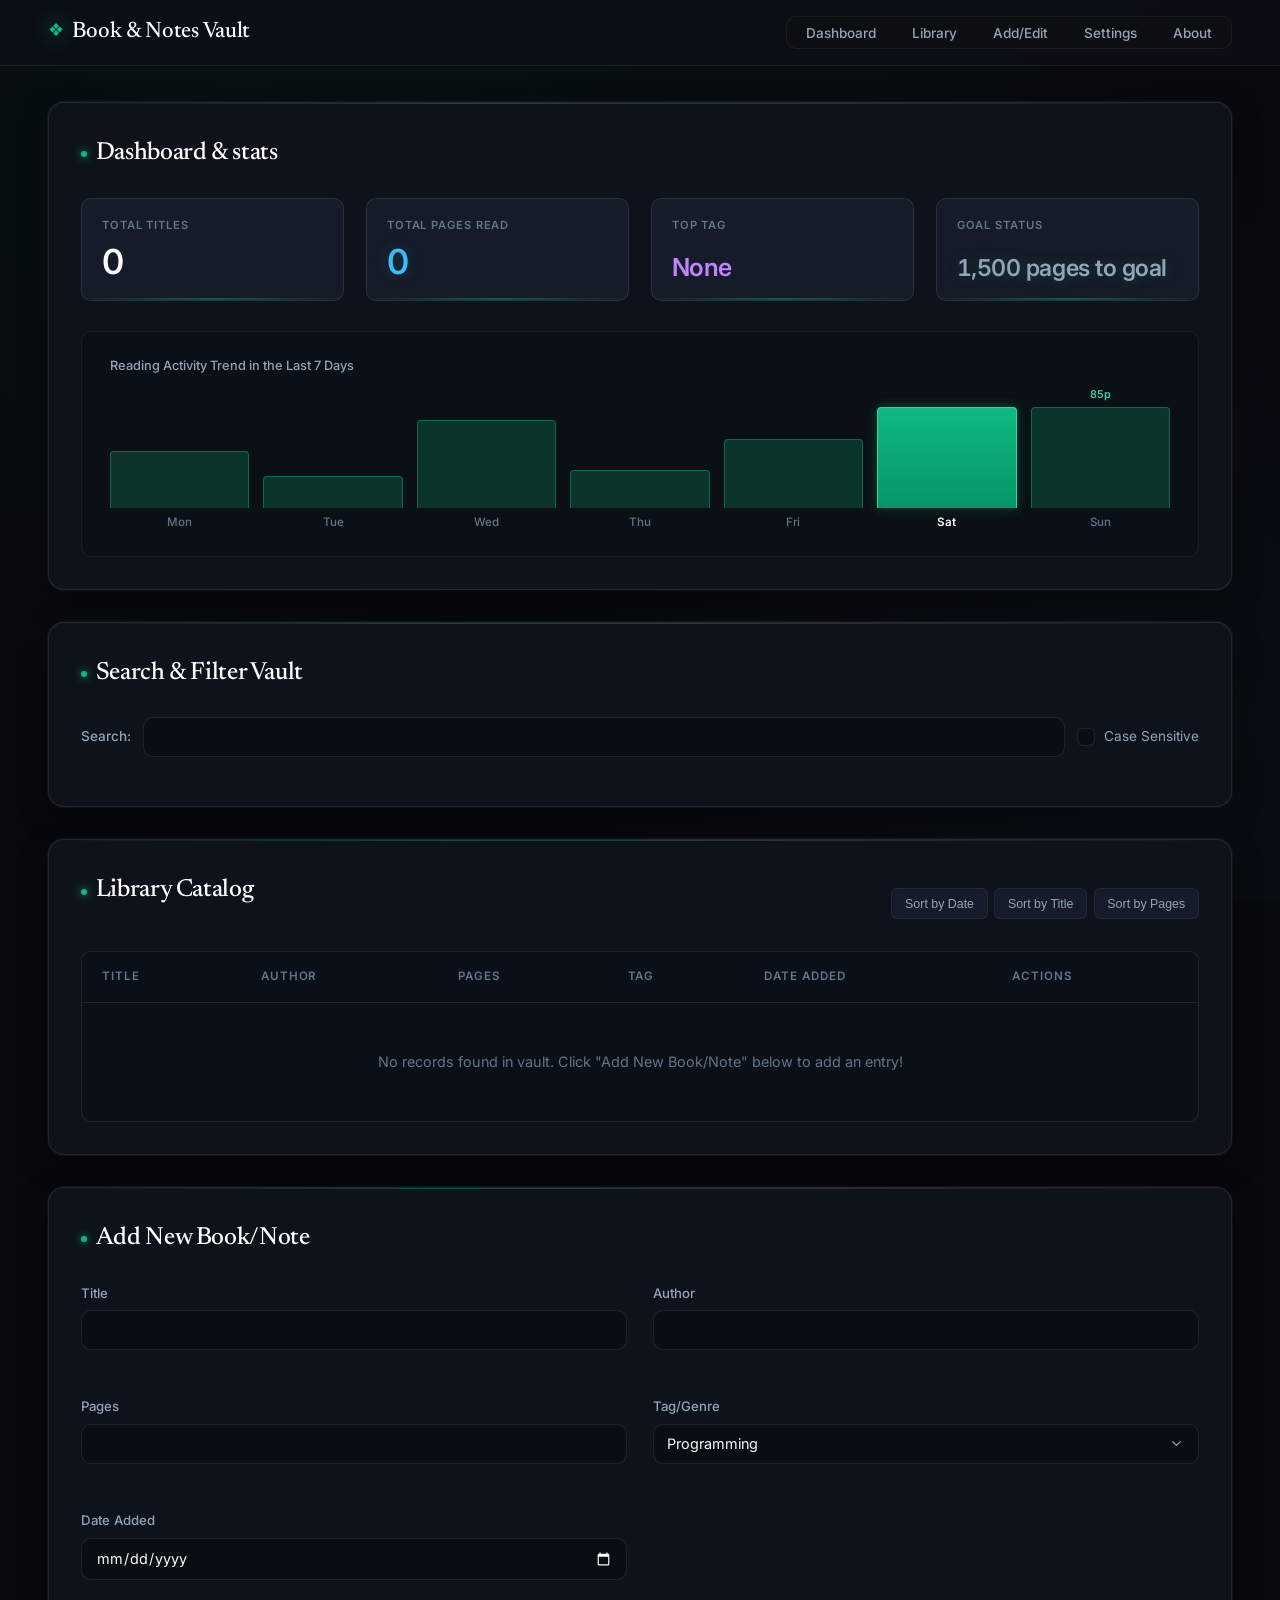
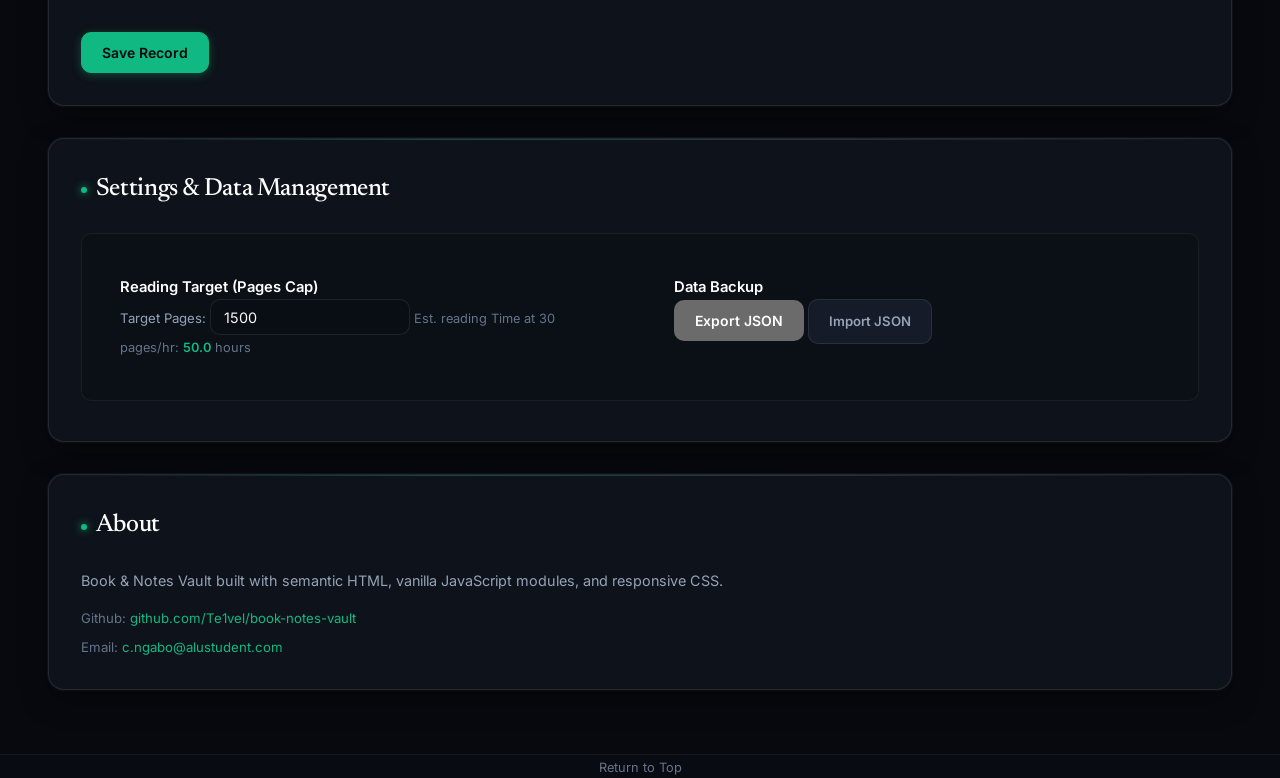
<file: index.html>
<!DOCTYPE html>
<html lang="en">
<head>
    <meta charset="UTF-8">
    <meta name="viewport" content="width=device-width, initial-scale=1.0">
    <title>Book & Notes Vault</title>
    <link rel="stylesheet" href="styles/main.css">
</head>
<body>
    <a href="#main-content" class="skip-link">Skip to main content</a>

    <header class="site-header">
        <div class="container header-inner">
            <h1>Book & Notes Vault</h1>
            <nav aria-label="Main Navigation">
                <ul>
                    <li><a href="#dashboard">Dashboard</a></li>
                    <li><a href="#records-section">Library</a></li>
                    <li><a href="#form-section">Add/Edit</a></li>
                    <li><a href="#settings">Settings</a></li>
                    <li><a href="#about">About</a></li>
                </ul>
            </nav>
        </div>
    </header>

    <!-- Dashboard and stastics section-->
    <main id="main-content" class="container">
        <div id="live-region" aria-live="polite" class="sr-only"></div>
        <section id="dashboard" class="card-section">
            <h2>Dashboard & stats</h2>
            <div class="stats-grid">
                <div class="stat-card">
                    <h3>Total Titles</h3>
                    <p id="stat-count">0</p>
                </div>
                <div class="stat-card">
                    <h3>Total pages Read</h3>
                    <p id="stat-sum">0</p>
                </div>
                <div class="stat-card">
                    <h3>Top Tag</h3>
                    <p id="stat-top-tag">None</p>
                </div>
                <div class="stat-card">
                    <h3>Goal Status</h3>
                    <p id="stat-cap-status">On Track</p>
                </div>
            </div>
            <div class="chart-container">
                <h3>Reading Activity Trend in the Last 7 Days</h3>
                <div id="trend-chart" class="mini-chart"></div>
            </div>
        </section>

        <!-- search and filter section-->
        <section id="search-section" class="card-section">
            <h2>Search & Filter Vault</h2>
            <div class="search-controls">
                <label for="search-input">Search:</label>
                <input type="text" id="search-input" class="search-style">
                <label><input type="checkbox" id="case-sensitive-toggle">Case Sensitive</label>
            </div>
            <p id="search-error" class="error-message" role="alert"></p>
        </section>

        <!--records section-->
        <section id="records-section" class="card-section">
            <div class="section-header">
                <h2>Library Catalog</h2>
                <div class="sort-controls">
                    <button id="sort-date" aria-sort="none" class="sort-btn">Sort by Date</button>
                    <button id="sort-title" aria-sort="none" class="sort-btn">Sort by Title</button>
                    <button id="sort-pages" aria-sort="none" class="sort-btn">Sort by Pages</button>
                </div>
            </div>
            <div class="table-responsive">
                <table id="records-table">
                    <thead>
                        <tr>
                            <th>Title</th>
                            <th>Author</th>
                            <th>Pages</th>
                            <th>Tag</th>
                            <th>Date Added</th>
                            <th>Actions</th>
                        </tr>
                    </thead>
                    <tbody id="records-tbody">

                    </tbody>
                </table>
            </div>
        </section>

        <!-- add and edit section -->
        <section id="form-section" class="card-section">
            <h2 id="form-title">Add New Book/Note</h2>
            <form id="record-form" novalidate>
                <input type="hidden" id="record-id">
                <div class="form-group">
                    <label for="title">Title <span aria-hidden="true"></span></label>
                    <input type="text" id="title" required aria-describedby="title-error">
                    <small id="title-error" class="error-message"></small>
                </div>
                <div class="form-group">
                    <label for="author">Author <span aria-hidden="true"></span></label>
                    <input type="text" id="author" required aria-describedby="author-error">
                    <small id="title-error" class="error-message"></small>
                </div>
                <div class="form-group">
                    <label for="pages">Pages <span aria-hidden="true"></span></label>
                    <input type="number" step="1" id="pages" required aria-describedby="pages-error">
                    <small id="pages-error" class="error-message"></small>
                </div>
                <div class="form-group">
                    <label for="tag">Tag/Genre <span aria-hidden="true"></span></label>
                    <select id="tag" required>
                        <option value="Programming">Programming</option>
                        <option value="Architecture">Architecture</option>
                        <option value="Science">Science</option>
                        <option value="Productivity">Productivity</option>
                        <option value="Fiction">Fiction</option>
                        <option value="Other">Other</option>
                    </select>
                    <small id="tag-error" class="error-message"></small>
                </div>
                <div class="form-group" id="form-groupdate">
                    <label for="dateAdded">Date Added <span aria-hidden="true"></span></label>
                    <input type="date" id="dateAdded" required aria-describedby="date-error">
                    <small id="date-error" class="error-message"></small>
                </div>
                <div class="form-actions">
                    <button type="submit" class="btn primary" id="save-btn">Save Record</button>
                    <button type="button" class="btn secondary" id="cancel-btn" style="display:none;">Cancel</button>
                </div>
            </form>
        </section>
        
        <!--settings section-->
        <section id="settings" class="card-section">
            <h2>Settings & Data Management</h2>
            <div class="settings-grid">
                <div>
                    <h3>Reading Target (Pages Cap)</h3>
                    <label for="reading-cap">Target Pages:</label>
                    <input type="number" id="reading-cap" value="1500">
                    <small class="hint">Est. reading Time at 30 pages/hr: <span id="hours-est">50</span> hours</small>
                </div>
                <div>
                    <h3>Data Backup</h3>
                    <button id="export-btn" class="btn">Export JSON</button>
                    <label for="import-file" class="btn secondary file-label">Import JSON</label>
                    <input type="file" id="import-file" accept=".json" style="display: none;">
                </div>
            </div>
            <p id="settings-msg" class="success-message" role="status"></p>
        </section>
        
        <!-- about section -->
        <section id="about" class="card-section">
            <h2>About</h2>
            <p>Book & Notes Vault built with semantic HTML, vanilla JavaScript modules, and responsive CSS.</p>
            <ul>
                <li>Github: <a href="https://github.com/Te1vel/book-notes-vault" target="_blank" rel="noopener">github.com/Te1vel/book-notes-vault</a></li>
                <li>Email: <a href="c.ngabo@alustudent.com">c.ngabo@alustudent.com</a></li>
            </ul>
        </section>
    </main>

    <footer class="site-header">
        <div class="container footer-inner">
        <p class="return"><a href="#dashboard">Return to Top</a></p>
        </div>
    </footer>

    <script type="module" src="scripts/app.js"></script>
</body>
</html>
</file>
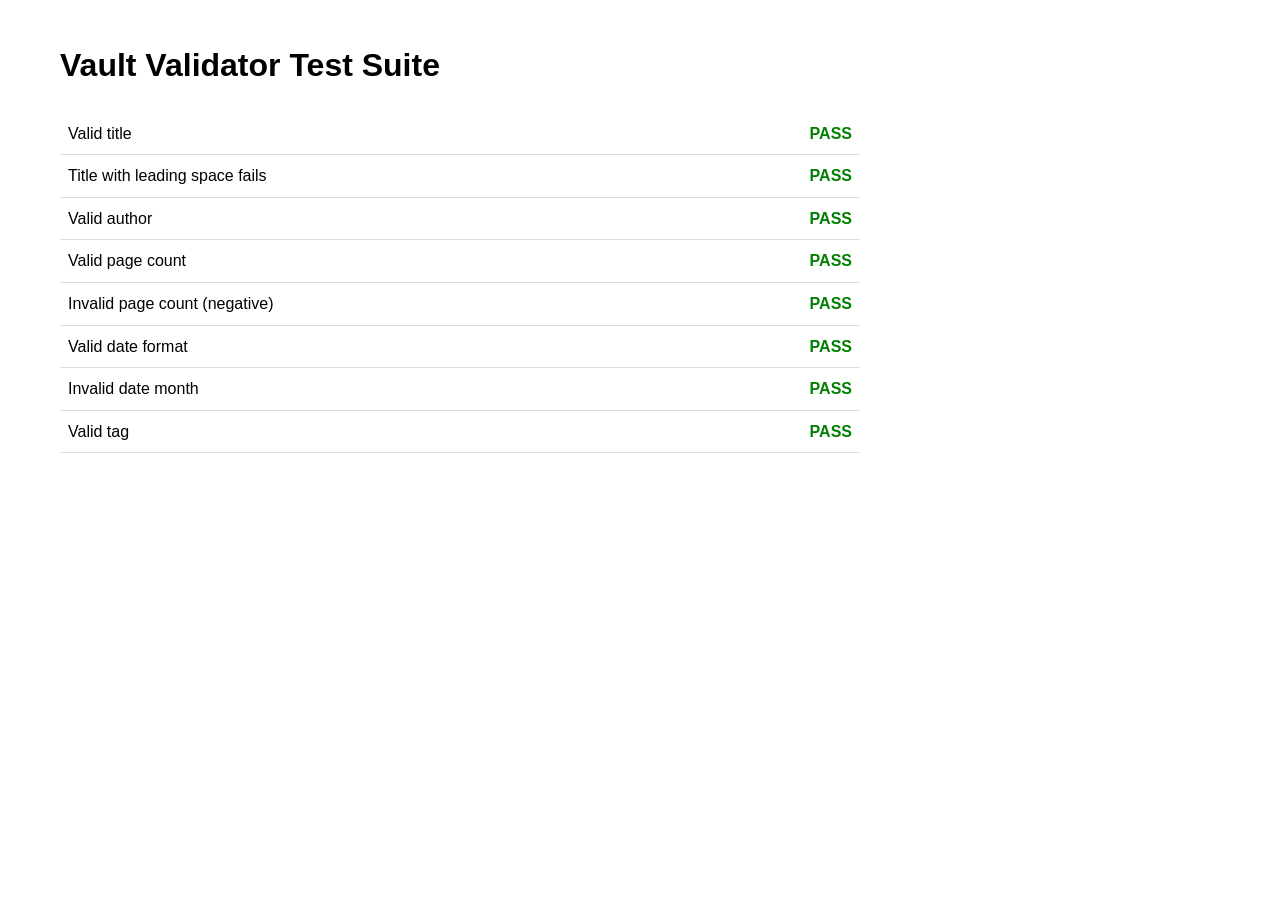
<file: tests.html>
<!DOCTYPE html>
<html lang="en">
<head>
    <meta charset="UTF-8">
    <title>Validator Unit Tests - Vault</title>
    <style>
        body {
            font-family: sans-serif;
            max-width: 800px;
            margin: 40px;
            padding: 0 20px;
            line-height: 1.6;
        }
        .pass {
            color: green;
            font-weight: bold;
        }
        .fail {
            color: red;
            font-weight: bold;
        }
        ul {
            list-style: none;
            padding: 0;
        }
        li {
            padding: 8px;
            border-bottom: 1px solid #ddd;
            display: flex;
            justify-content: space-between;
        }
    </style>
</head>
<body>
    <h1>Vault Validator Test Suite</h1>
    <ul id="test-results"></ul>
    <script type="module">
        import {
            validateTitle, 
            validateAuthor,
            validatePages,
            validateDate,
            validateTag
        } from './scripts/validators.js'

        const tests = [
            { name: "Valid title", fn: () => validateTitle("Clean Code") == true},
            { name: "Title with leading space fails", fn: () => validateTitle(" Clean") === false},
            { name: "Valid author", fn: () => validateAuthor("Robert Martin") === true},
            { name: "Valid page count", fn: () => validatePages("476") === true},
            { name: "Invalid page count (negative)", fn: () => validatePages("-10") === false},
            { name: "Valid date format", fn: () => validateDate("2026-09-29") === true},
            { name: "Invalid date month", fn: () => validateDate("2026-13-01") === false},
            { name: "Valid tag", fn: () => validateTag("Programming") === true}
        ];
        const container = document.getElementById('test-results');
        tests.forEach(t => {
            const passed = t.fn();
            const li = document.createElement('li');
            li.innerHTML = `<span>${t.name}</span> <span class="${passed ? 'pass' : 'fail'}">${passed ? 'PASS' : 'FAIL'}</span`;
            container.appendChild(li);
        });
    </script>
</body>
</html>
</file>
<file: styles/main.css>
@import url('https://fonts.googleapis.com/css2?family=Inter:wght@300;400;500;600;700&family=Newsreader:ital,opsz,wght@0,6..72,300;0,6..72,400;0,6..72,500;0,6..72,600;1,6..72,400;1,6..72,500&display=swap');
/* --- design tokens and color system --- */
:root {
    --bg-base: #07090e;
    --bg-surface: #0e121a;
     --bg-surface-elevated: #131824;
    --bg-card: #151b28;
    --bg-card-hover: #1b2334;
    --bg-card-inner: #0b0f16;
    --bg-input: #090d14;

    --border-subtle: rgba(255, 255, 255, 0.06);
    --border-card: rgba(255, 255, 255, 0.09);
    --border-focus: rgba(16, 185, 129, 0.6);

    --text-primary: #f8fafc;
    --text-secondary: #94a3b8;
    --text-muted: #64748b;
    --text-inverse: #05080d;

    --accent-emerald: #10b981;
    --accent-emerald-glow: rgba(16, 185, 129, 0.28);
    --accent-emerald-subtle: rgba(16, 185, 129, 0.12);
    --accent-teal: #14b8a6;
    --accent-cyan: #38bdf8;
    --accent-amber: #f59e0b;
    --accent-rose: #f43f5e;
    --accent-purple: #c084fc;

    --font-heading: 'Newsreader', Georgia, serif;
    --font-sans: 'Inter', -apple-system, BlinkMacSystemFont, "Segoe UI", Roboto, sans-serif;
    --font-mono: ui-monospace, SFMono-Regular, Menlo, Monaco, Consolas, monospace;

    --radius-sm: 6px;
    --radius-md: 10px;
    --radius-lg: 16px;
    --radius-xl: 22px;
    --radius-full: 9999px;

    --shadow-card: 0 10px 30px -5px rgba(0, 0, 0, 0.5), 0 0 1px 1px rgba(255, 255, 255, 0.06);
    --shadow-card-hover: 0 16px 36px -4px rgba(0, 0, 0, 0.65), 0 0 1px 1px rgba(16, 185, 129, 0.3);
    --shadow-glow: 0 0 25px -2px rgba(16, 185, 129, 0.35);

    --transition: all 0.22s cubic-bezier(0.16, 1, 0.3, 1);
}
/* --- base and resets --- */
*, *::before, *::after {
    box-sizing: border-box;
    margin: 0;
    padding: 0;
}
html {
    scroll-behavior: smooth;
    color-scheme: dark;
    -webkit-text-size-adjust: 100%;
}
body {
    background-color: var(--bg-base);
    color: var(--text-primary);
    font-family: var(--font-sans);
    font-size: 14.5px;
    line-height: 1.55;
    min-height: 100vh;
    display: flex;
    flex-direction: column;
     background-image: 
        radial-gradient(ellipse 90% 40% at 50% -10%, rgba(16, 185, 129, 0.08), transparent 70%),
        radial-gradient(circle at 10% 20%, rgba(20, 184, 166, 0.04) 0%, transparent 40%),
        radial-gradient(circle at 90% 80%, rgba(56, 189, 248, 0.03) 0%, transparent 45%);
    background-attachment: fixed;
}
.skip-link {
    position: absolute;
    top: -100px;
    left: 1rem;
    background: var(--accent-emerald);
    color: var(--text-inverse);
    font-weight: 600;
    padding: 0.65rem 1rem;
    border-radius: var(--radius-sm);
    z-index: 9999;
    text-decoration: none;
    transition: top 0.2s;
}
.skip-link:focus {
    top: 0.75rem;
}
.sr-only {
    position: absolute;
    width: 1px;
    height: 1px;
    padding: 0;
    margin: -1px;
    overflow: hidden;
    clip: rect(0,0,0,0);
    white-space: nowrap;
    border: 0;
}
.container {
    width: 100%;
    margin: 0 auto;
    padding: 0 1rem;
}
/* nav */
.site-header {
    background-color: rgba(11, 15, 22, 0.92);
    backdrop-filter: blur(16px);
    -webkit-backdrop-filter: blur(16px);
    border-bottom: 1px solid var(--border-subtle);
    position: sticky;
    top: 0;
    z-index: 100;
}
.header-inner {
    display: flex;
    flex-direction: column;
    align-items: stretch;
    gap: 0.75rem;
    padding: 0.85rem 0;
}
.site-header h1 {
    font-family: var(--font-heading);
    font-size: 1.25rem;
    font-weight: 500;
    letter-spacing: -0.02rem;
    color: var(--text-primary);
    display: flex;
    align-items: center;
    gap: 0.5rem;
}
.site-header h1::before {
    content: "❖";
    color: var(--accent-emerald);
    font-size: 1.1rem;
    display: inline-block;
    filter: drop-shadow(0 0 10px rgba(16, 185, 129, 0.7));
}
.site-header nav {
    width: 100%;
    overflow-x: auto;
    -webkit-overflow-scrolling: touch;
    scrollbar-width: none;
}
.site-header nav::-webkit-scrollbar {
    display: none;
}
.site-header nav ul {
    list-style: none;
    display: flex;
    align-items: center;
    gap: 0.25rem;
    background: rgba(14, 18, 16, 0.7);
    padding: 0.25rem;
    border-radius: var(--radius-md);
    border: 1px solid var(--border-subtle);
    width: max-content;
    min-width: 100%;
}
.site-header nav a {
    color: var(--text-secondary);
    text-decoration: none;
    font-size: 0.8rem;
    font-weight: 500;
    padding: 0.4rem 0.75rem;
    border-radius: var(--radius-sm);
    white-space: nowrap;
    transition: var(--transition);
}
.site-header nav a:hover, .site-header nav a:focus-visible{
    color: var(--text-primary);
    background-color: var(--bg-card);
}
.site-header nav a[aria-current="page"], .site-header nav a:active {
    background-color: var(--bg-card-hover);
    color: var(--accent-emerald);
    box-shadow: inset 0 0 0 1px rgba(16, 185, 129, 0.25);
}
/* main content */
main#main-content {
    flex: 1;
    padding-top: 1.25rem;
    padding-bottom: 2.5rem;
    display: flex;
    flex-direction: column;
    gap: 1.25rem;
}
.card-section {
    background: var(--bg-surface);
    border: 1px solid var(--border-card);
    border-radius: var(--radius-md);
    padding: 1.25rem 1rem;
    box-shadow: var(--shadow-card);
    position: relative;
    overflow: hidden;
}
.card-section::before {
    content: "";
    position: absolute;
    top: 0;
    left: 0;
    right: 0;
    height: 1px;
    background: linear-gradient(90deg, transparent, rgba(16, 185, 129, 0.35), rgba(255, 255, 255, 0.12), transparent);
}
.card-section > h2, .section-header > h2 {
    font-family: var(--font-heading);
    font-size: 1.35rem;
    font-weight: 500;
    letter-spacing: -0.015em;
    color: #ffffff;
    margin-bottom: 1.15rem;
    display: flex;
    align-items: center;
    gap:0.55rem;
}
.card-section > h2::before, .section-header > h2::before {
    content: "";
    display: inline-block;
    width: 6px;
    height: 6px;
    border-radius: var(--radius-full);
    background: var(--accent-emerald);
    box-shadow: 0 0 8px var(--accent-emerald);
}
/* dashboard stats and chart */
.stats-grid {
    display: grid;
    grid-template-columns: 1fr;
    gap: 0.85rem;
    margin-bottom: 1.25rem;
}
.stat-card {
    background: var(--bg-card);
    border: 1px solid var(--border-card);
    border-radius: var(--radius-md);
    padding: 1.15rem 1.25rem;
    position: relative;
    transition: var(--transition);
    overflow: hidden;
    display: flex;
    flex-direction: column;
    justify-content: space-between;
}
.stat-card::after {
    content: "";
    position: absolute;
    bottom: 0;
    left: 0;
    right: 0;
    height: 2px;
    background: linear-gradient(90deg, transparent, rgba(16, 185, 129, 0.4), transparent);
    transition: var(--transition);
}
.stat-card:hover {
    border-color: rgba(16, 185, 129, 0.35);
    background: var(--bg-card-hover);
    transform: translateY(-2px);
    box-shadow: var(--shadow-card-hover);
}
.stat-card:hover::after {
    opacity: 1;
}
.stat-card h3 {
    font-size: 0.7rem;
    font-weight: 600;
    text-transform: uppercase;
    letter-spacing: 0.08em;
    color: var(--text-muted);
    margin-bottom: 0.5rem;
    display: flex;
    align-items: center;
    justify-content: space-between;
}
.stat-card p {
    font-size: 1.85rem;
    font-weight: 600;
    font-family: var(--font-sans);
    color: var(--text-primary);
    line-height: 1.15;
    letter-spacing: -0.02em;
    font-variant-numeric: tabular-nums;
}
#stat-count {
    color: #ffffff;
}
#stat-sum {
    color: #38bdf8;
    text-shadow: 0 0 16px rgba(56, 189, 248, 0.2);
}
#stat-top-tag {
    color: var(--accent-purple);
    font-size: 1.4rem;
    text-overflow: ellipsis;
    overflow: hidden;
    white-space: nowrap;
}
#stat-cap-status {
    color: var(--accent-emerald);
    font-size: 1.25rem;
    text-shadow: 0 0 14px rgb(16, 185, 129, 0.25);
}
/* chart container and trends */
.chart-container {
    background: var(--bg-card-inner);
    border: 1px solid var(--border-subtle);
    border-radius: var(--radius-md);
    padding: 1.15rem 1rem;
    position: relative;
}
.chart-container h3 {
    font-size: 0.8rem;
    font-weight: 500;
    color: var(--text-secondary);
    margin-bottom: 1rem;
    display: flex;
    justify-content: space-between;
    align-items: center;
}
.mini-chart {
    min-height: 120px;
    height: 120px;
    width: 100%;
    display: flex;
    align-items: flex-end;
    gap: 8px;
    padding-top: 15px;
    position: relative;
}
.chart-bar-wrap {
    display: flex;
    flex-direction: column;
    align-items: center;
    flex: 1;
    height: 100%;
    justify-content: flex-end;
    gap: 6px;
    position: relative;
}
.chart-bar-wrap .bar-fill {
    width: 100%;
    border-radius: 4px 4px 0 0;
    background: rgba(16, 185, 129, 0.22);
    border: 1px solid rgba(16, 185, 129, 0.4);
    border-bottom: none;
    transition: var(--transition);
    position: relative;
}
.chart-bar-wrap .bar-fill.highlight {
    background: linear-gradient(180deg,  #10b981 0%, #059669 100%);
    border-color: #34d399;
    box-shadow: 0 0 12px rgba(16, 185, 129, 0.35);
}
.chart-bar-wrap:hover .bar-fill {
    background: rgba(16, 185, 129, 0.45);
    border-color: var(--accent-emerald);
}
.chart-bar-wrap:hover .bar-fill.highlight {
    background: linear-gradient(180deg, #34d399 0%, #10b981 100%);
    box-shadow: 0 0 20px rgba(16, 185, 129, 0.55);
}
.chart-bar-wrap .bar-day {
    font-size: 0.725rem;
    color: var(--text-muted);
    font-weight: 500;
}
.chart-bar-wrap .bar-day.highlight {
    color: #ffffff;
    font-weight: 600;
}
.chart-bar-wrap .bar-val-badge {
    position: absolute;
    top: -20px;
    font-size: 0.675rem;
    font-weight: 600;
    color:  #34d399;
    opacity: 0;
    transform: translateY(3px);
    transition: var(--transition);
    pointer-events: none;
}
.chart-bar-wrap:hover .bar-val-badge, .chart-bar-wrap .bar-val-badge.peak{
    opacity: 1;
    transform: translateY(0);
}
/* search and filter section*/
.search-controls {
    display: flex;
    flex-direction: column;
    align-items: stretch;
    gap: 0.75rem;
}
.search-controls label[for="search-input"] {
    font-weight: 500;
    color: var(--text-secondary);
    font-size: 0.85rem;
}
.search-style {
    width: 100%;
    background-color: var(--bg-input);
    border: 1px solid var(--border-card);
    border-radius: var(--radius-md);
    padding: 0.65rem 0.95rem;
    color: var(--text-primary);
    font-family: inherit;
    font-size: 0.9rem;
    transition: var(--transition);
}
.search-style::placeholder {
    color: var(--text-muted);
}
.search-style:focus {
    outline: none;
    border-color: var(--accent-emerald);
    background-color: var(--bg-card-inner);
    box-shadow: 0 0 0 3px var(--accent-emerald-subtle), 0 0 14px rgba(16, 185, 129, 0.15);
}
.search-controls label:not([for="search-input"]) {
    display: inline-flex;
    align-items: center;
    gap: 0.55rem;
    color: var(--text-secondary);
    font-size: 0.85rem;
    cursor: pointer;
    user-select: none;
    padding: 0.25rem 0;
}
.search-controls label:not([for="search-input"]):hover {
    color: var(--text-primary);
}
.search-controls input[type="checkbox"] {
    appearance: none;
    -webkit-appearance: none;
    width: 18px;
    height: 18px;
    min-width: 18px;
    border: 1px solid var(--border-card);
    border-radius: var(--radius-sm);
    background-color: var(--bg-input);
    cursor: pointer;
    position: relative;
    transition: var(--transition);
}
.search-controls input[type="checkbox"]:checked{
    background-color: var(--accent-emerald);
    border-color: var(--accent-emerald);
    box-shadow: 0 0 8px var(--accent-emerald-glow);
}
.search-controls input[type="checkbox"]:checked:after {
    content: "✓";
    position: absolute;
    top: 50%;
    left: 50%;
    transform: translate(-50%, -50%);
    color: var(--text-inverse);
    font-size: 11px;
    font-weight: bold;
}
/* library and catalog */
.section-header {
    display: flex;
    flex-direction: column;
    align-items: flex-start;
    gap: 0.75rem;
    margin-bottom: 1rem;
}
.section-header h2 {
    margin-bottom: 0;
}
.sort-controls {
    display: flex;
    gap: 0.4rem;
    flex-wrap: wrap;
    width: 100%;
}
.sort-btn {
    flex: 1 1 auto;
    background: var(--bg-card);
    border: 1px solid var(--border-subtle);
    color: var(--text-secondary);
    padding: 0.45rem 0.65rem;
    border-radius: var(--radius-sm);
    font-size: 0.775rem;
    font-weight: 500;
    cursor: pointer;
    transition: var(--transition);
    display: inline-flex;
    align-items: center;
    justify-content: center;
    gap: 0.3rem;
}
.sort-btn:hover {
    color: var(--text-primary);
    background: var(--bg-card-hover);
    border-color: var(--border-card);
}
.sort-btn[aria-sort="ascending"] {
    background: var(--bg-card-hover);
    border-color: rgba(16, 185, 129, 0.4);
    color: var(--accent-emerald);
}
.sort-btn[aria-sort="ascending"]::after {
    content:  " ↑";
    color: var(--accent-emerald);
    font-weight: bold;
}
.sort-btn[aria-sort="descending"] {
    background: var(--bg-card-hover);
    border-color: rgba(16, 185, 129, 0.4);
    color: var(--accent-emerald);
}
.sort-btn[aria-sort="descending"]::after {
    content: " ↓";
    color: var(--accent-emerald);
    font-weight: bold;
}
/* table responsive container */
.table-responsive {
    overflow-x: auto;
    -webkit-overflow-scrolling: touch;
    border-radius: var(--radius-md);
    border: 1px solid var(--border-card);
    background: var(--bg-card-inner);
    margin: 0 -0.25rem;
}
#records-table{
    width: 100%;
    min-width: 580px;
    border-collapse: collapse;
    text-align: left;
    font-size: 0.85rem;
}
#records-table th {
    background: #0b0f17;
    color: var(--text-muted);
    font-weight: 600;
    font-size: 0.7rem;
    text-transform: uppercase;
    letter-spacing: 0.08em;
    padding: 0.85rem 0.95rem;
    border-bottom: 1px solid var(--border-card);
    white-space: nowrap;
}
#records-table td {
    padding: 0.9rem 0.95rem;
    border-bottom: 1px solid var(--border-subtle);
    color: var(--text-primary);
    vertical-align: middle;
}
#records-table tbody tr {
    transition: var(--transition);
}
#records-table tbody tr:hover {
    background-color: var(--bg-card);
}
#records-table tbody tr:last-child td {
    border-bottom: none;
}
/* category pill badges */
.tag-badge {
    display: inline-block;
    padding: 0.2rem 0.65rem;
    border-radius: var(--radius-full);
    font-size: 0.725rem;
    font-weight: 500;
    letter-spacing: 0.02em;
    background: var(--accent-emerald-subtle);
    color:  #34d399;
    border: 1px solid rgba(16, 185, 129, 0.28);
    white-space: nowrap;
}
.tag-badge[data-category="Philosophy"], .tag-badge.philosophy {
    background: rgba(16, 185, 129, 0.12);
    color: #d8b4fe;
    border-color: rgba(16, 185, 129, 0.28);
}
.tag-badge[data-category="Fiction"], .tag-badge.fiction {
    background: rgba(16, 185, 129, 0.12);
    color: #7dd3fc;
    border-color: rgba(16, 185, 129, 0.28);
}
.tag-badge[data-category="Programming"], .tag-badge.programming {
    background: rgba(16, 185, 129, 0.12);
    color: #7dd3fc;
    border-color: rgba(16, 185, 129, 0.28);
}
.tag-badge[data-category="Architecture"], .tag-badge.architecture {
    background: rgba(16, 185, 129, 0.12);
    color: #7dd3fc;
    border-color: rgba(16, 185, 129, 0.28);
}
.tag-badge[data-category="Science"], .tag-badge.science {
    background: rgba(16, 185, 129, 0.12);
    color: #7dd3fc;
    border-color: rgba(16, 185, 129, 0.28);
}
/* action buttons inside table*/
#records-table.btn, #records-table button {
    padding: 0.35rem 0.65rem;
    font-size: 0.75rem;
    border-radius: var(--radius-sm);
    margin-right: 0.3rem;
    cursor: pointer;
    border: 1px solid var(--border-subtle);
    background: var(--bg-card);
    color: var(--text-secondary);
    transition: var(--transition);
    white-space: nowrap;
}
#records-table button:hover {
    color: var(--text-primary);
    background: var(--bg-card-hover);
    border-color: var(--border-card);
}
#records-table button.edit-btn:hover {
    border-color: var(--accent-emerald);
    color: var(--accent-emerald);
    background: var(--accent-emerald-subtle);
}
#records-table button.delete-btn:hover {
    border-color: var(--accent-rose);
    color: var(--accent-rose);
    background: rgba(244, 63, 94, 0.1);
}
/* Search Term Highlighting */
mark.search-highlight {
    background: rgba(16, 185, 129, 0.35);
    color: #ffffff;
    padding: 0.1rem 0.25rem;
    border-radius: 3px;
    font-weight: 600;
}
/* form section */
#record-form {
    display: flex;
    flex-direction: column;
    gap: 1.15rem;
}
.form-group {
    display: flex;
    flex-direction: column;
    gap: 0.45rem;
}
.form-group label {
    font-size: 0.825rem;
    font-weight: 500;
    color: var(--text-secondary);
}
.form-group input, .form-group select {
    width: 100%;
    background-color: var(--bg-input);
    border: 1px solid var(--border-card);
    border-radius: var(--radius-md);
    padding: 0.65rem 0.85rem;
    color: var(--text-primary);
    font-family: inherit;
    font-size: 0.9rem;
    transition: var(--transition);
}
.form-group input:focus, .form-group select:focus {
    outline: none;
    border-color: var(--accent-emerald);
    background-color: var(--bg-card-inner);
    box-shadow: 0 0 0 3px var(--accent-emerald-subtle), 0 0 14px rgba(16, 185, 129, 0.15);
}
.form-group select {
    appearance: none;
    background-image: url("data:image/svg+xml;charset=UTF-8,%3csvg xmlns='http://www.w3.org/2000/svg' viewBox='0 0 24 24' fill='none' stroke='%2394a3b8' stroke-width='2' stroke-linecap='round' stroke-linejoin='round'%3e%3cpolyline points='6 9 12 15 18 9'%3e%3c/polyline%3e%3c/svg%3e");
    background-repeat: no-repeat;
    background-position: right 0.85rem center;
    background-size: 0.95rem;
    padding-right: 2.2rem;
    cursor: pointer;
}
.form-actions {
    display: flex;
    flex-direction: column; /* Stacked buttons on small screens */
    gap: 0.65rem;
    margin-top: 0.35rem;
}
/* targeting all buttons */
.btn {
    display: inline-flex;
    align-items: center;
    justify-content: center;
    font-family: inherit;
    font-weight: 600;
    font-size: 0.875rem;
    padding: 0.7rem 1.25rem;
    border-radius: var(--radius-md);
    border: 1px solid transparent;
    cursor: pointer;
    text-decoration: none;
    transition: var(--transition);
}
.btn.primary,
#save-btn {
    background-color: var(--accent-emerald);
    color: var(--text-inverse);
    border-color: var(--accent-emerald);
    box-shadow: 0 2px 10px rgba(16, 185, 129, 0.35);
}
.btn.primary:hover,
#save-btn:hover {
    background-color: #059669;
    box-shadow: var(--shadow-glow);
    transform: translateY(-1px);
}
.btn.secondary,
#cancel-btn {
    background-color: var(--bg-card);
    color: var(--text-secondary);
    border-color: var(--border-card);
}
.btn.secondary:hover, #cancel-btn:hover {
    background-color: var(--bg-card-hover);
    color: var(--text-primary);
    border-color: rgba(255, 255, 255, 0.2);
}
.file-label {
    margin-bottom: 0;
}
/*settings section*/
.settings-grid {
    display: flex;
    flex-direction: column;
    gap: 1.25rem;
}
.settings-grid {
    display: flex;
    flex-direction: column;
    gap: 0.75rem;
    background: var(--bg-card-inner);
    padding: 1.25rem 1rem;
    border-radius: var(--radius-md);
    border: 1px solid var(--border-subtle);
    transition: var(--transition);
}
.settings-grid > div:hover {
    border-color: var(--border-card);
}
.settings-grid h3 {
    font-size: 0.925rem;
    font-weight: 600;
    color: #ffffff;
}
.settings-grid label {
    font-size: 0.825rem;
    color: var(--text-secondary);
}
.settings-grid input[type="number"] {
    background-color: var(--bg-input);
    border: 1px solid var(--border-card);
    border-radius: var(--radius-md);
    padding: 0.55rem 0.85rem;
    color: var(--text-primary);
    font-family: inherit;
    font-size: 0.9rem;
    width: 100%;
}
.settings-grid input[type="number"]:focus {
    outline: none;
    border-color: var(--accent-emerald);
    box-shadow: 0 0 0 3px var(--accent-emerald-subtle);
}
.settings-grid .hint {
    color: var(--text-muted);
    font-size: 0.8rem;
}
.settings-grid .hint span {
    color: var(--accent-emerald);
    font-weight: 600;
}
/*about section and footer*/
#about p {
    color: var(--text-secondary);
    margin-bottom: 1rem;
    font-size: 0.9rem;
}
#about ul {
    list-style: none;
    display: flex;
    flex-direction: column;
    gap: 0.5rem;
}
#about li {
    font-size: 0.825rem;
    color: var(--text-muted);
    word-break: break-all;
}
#about a {
    color: var(--accent-emerald);
    text-decoration: none;
    transition: var(--transition);
}
#about a:hover {
    text-decoration: underline;
    color: #34d399;
}
.error-message {
    color: var(--accent-rose);
    font-size: 0.775rem;
    min-height: 1.1rem;
}
.success-message {
     color: var(--accent-emerald);
    font-size: 0.825rem;
    margin-top: 0.5rem;
    font-weight: 500;
}
footer.site-header {
    margin-top: auto;
    border-top: 1px solid var(--border-subtle);
    border-bottom: none;
    background-color: #080b11;
}
.footer-inner {
    padding: 1.25rem 0;
    display: flex;
    justify-content: center;
    align-items: center;
}
.return a {
    color: var(--text-muted);
    font-size: 0.8rem;
    text-decoration: none;
    transition: var(--transition);
}
.return a:hover {
    color: var(--accent-emerald);
}
/*break points*/
@media (min-width: 600px) {
    .container {
        padding: 0 1.5rem;
    }
    .stats-grid{
        grid-template-columns: repeat(2, 1fr);
        gap: 1.15rem;
    }
    .card-section {
        padding: 1.6rem 1.5rem;
        border-radius: var(--radius-lg);
    }
    .card-section > h2, .section-header > h2 {
        font-size: 1.45rem;
    }
    .search-controls {
        flex-direction: row;
        align-items: center;
        flex-wrap: wrap;
    }
    .search-style {
        flex: 1;
        min-width: 240px;
        width: auto;
    }
    .section-header {
        flex-direction: row;
        justify-content: space-between;
        align-items: center;
    }
    .sort-controls {
        width: auto;
    }
    .sort-btn {
        flex: 0 0 auto;
        padding: 0.45rem 0.8rem;
    }
    .form-actions {
        flex-direction: row;
    }
    .settings-grid {
        display: grid;
        grid-template-columns: repeat(2, 1fr);
        gap: 1.5rem;
    }
    .settings-grid {
        display: grid;
        grid-template-columns: repeat(2, 1fr);
        gap: 1.5rem;
    }
    .settings-grid input[type="number"] {
        max-width: 200px;
    }
    .settings-grid > div {
        padding: 1.35rem;
    }
}

@media (min-width: 900px) {
    body{
        font-size: 15px;
    }
    .container {
        max-width: 1240px;
        padding: 0 1.75rem;
    }
    .header-inner {
        flex-direction: row;
        justify-content: space-between;
        align-items: center;
        padding-top: 0.95rem;
        padding-bottom: 0.95rem;
    }
    .site-header h1 {
        font-size: 1.4rem;
    }
    .site-header nav {
        width: auto;
        overflow-x: visible;
    }
    .site-header nav ul {
        min-width: auto;
        width: auto;
        gap: 0.35rem;
    }
    .site-header nav a {
        font-size: 0.85rem;
        padding: 0.45rem 0.95rem;
    }
    main#main-content {
        padding-top: 2.25rem;
        padding-bottom: 4rem;
        gap: 2rem;
    }
    .card-section {
        padding: 2rem;
    }
    .card-section > h2, .section-header > h2 {
        font-size: 1.55rem;
        margin-bottom: 1.5rem;
    }
    .stats-grid {
        grid-template-columns: repeat(4, 1fr);
        gap: 1.35rem;
        margin-bottom: 1.85rem;
    }
    .stat-card p {
        font-size: 2.15rem;
    }
    #stat-top-tag {
        font-size: 1.55rem;
    }
    #stat-cap-status {
        font-size: 1.45rem;
    }
    .chart-container {
        padding: 1.5rem 1.75rem;
    }
    .mini-chart {
        min-height: 140px;
        height: 140px;
        gap: 14px;
    }
    #record-form {
        display: grid;
        grid-template-columns: repeat(2, 1fr);
        gap: 1.35rem 1.6rem;
    }
    .form-actions {
        grid-column: 1 / -1;
    }
    .table-responsive {
        margin: 0;
    }
    #records-table {
        font-size: 0.9rem;
    }
    #records-table th {
        padding: 1rem 1.25rem;
        font-size: 0.725rem;
    }
    #records-table td {
        padding: 1.1rem 1.25rem;
    }
}
</file>
